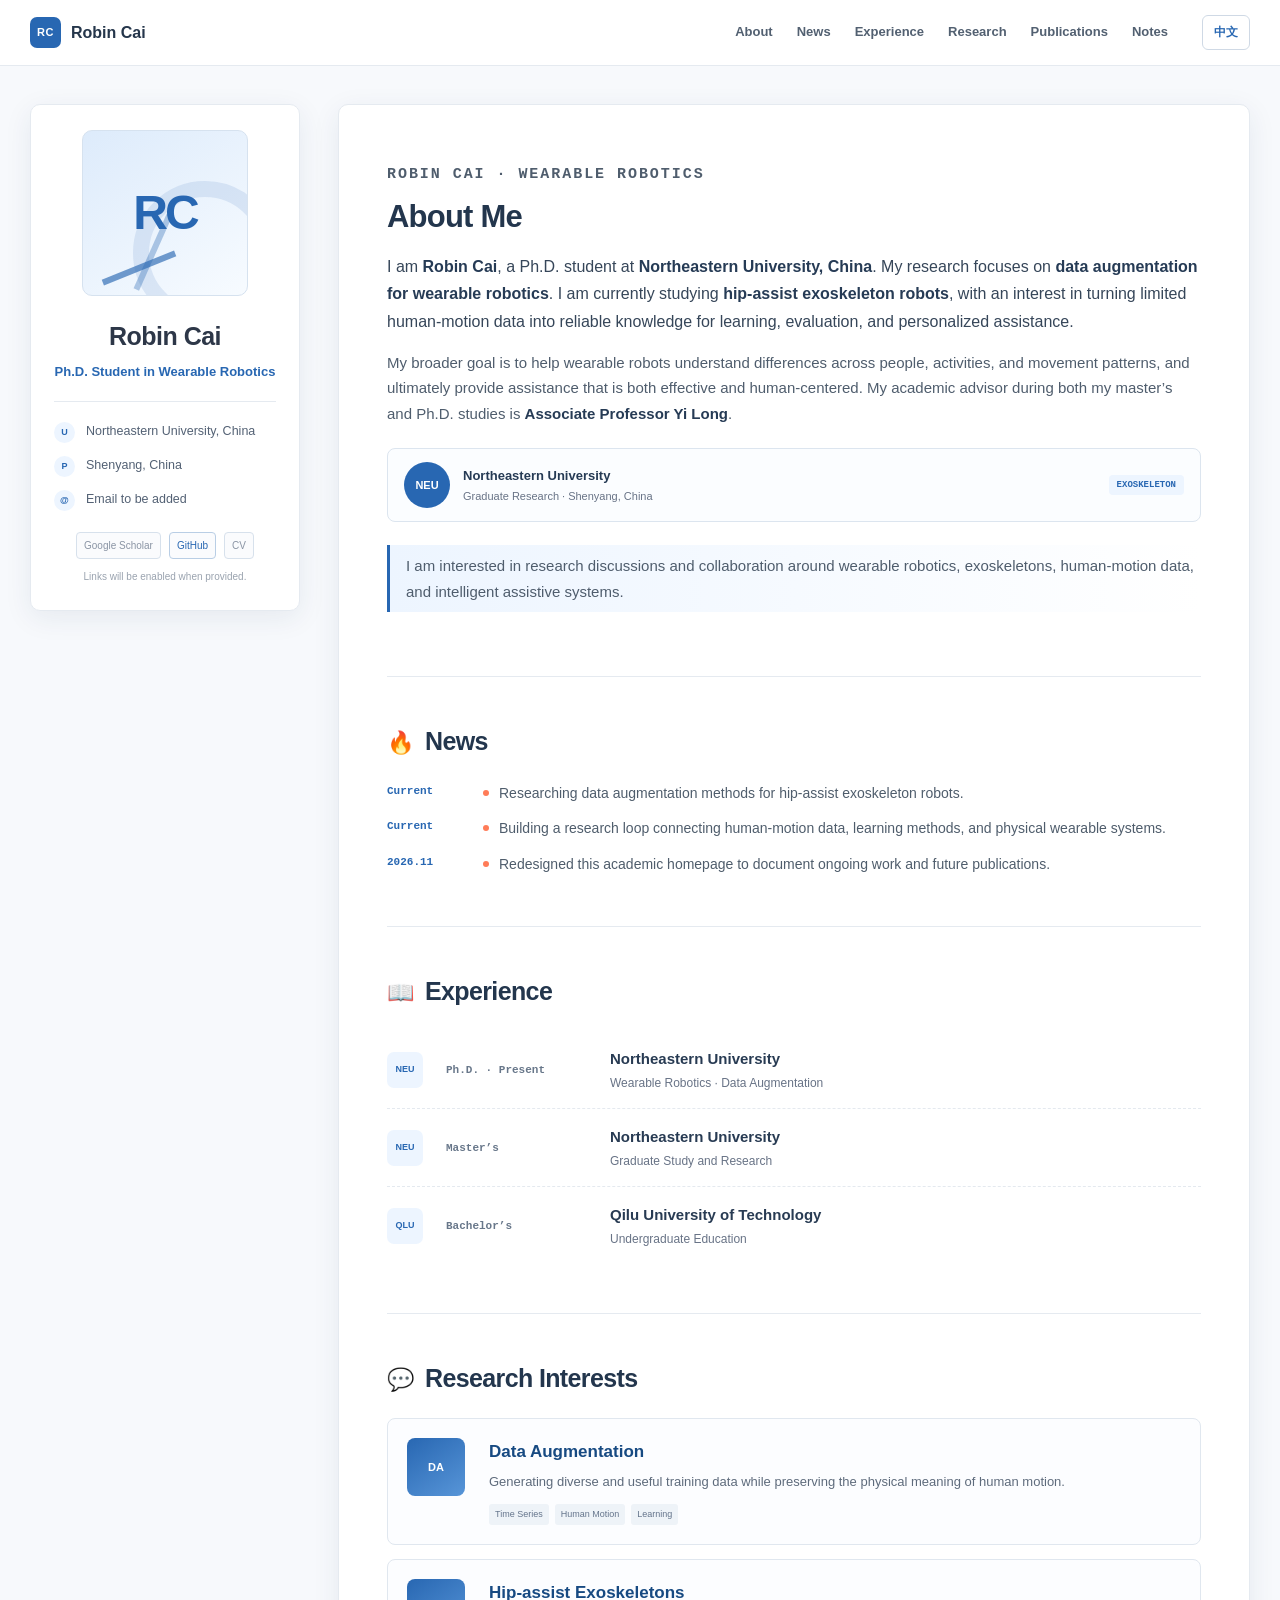
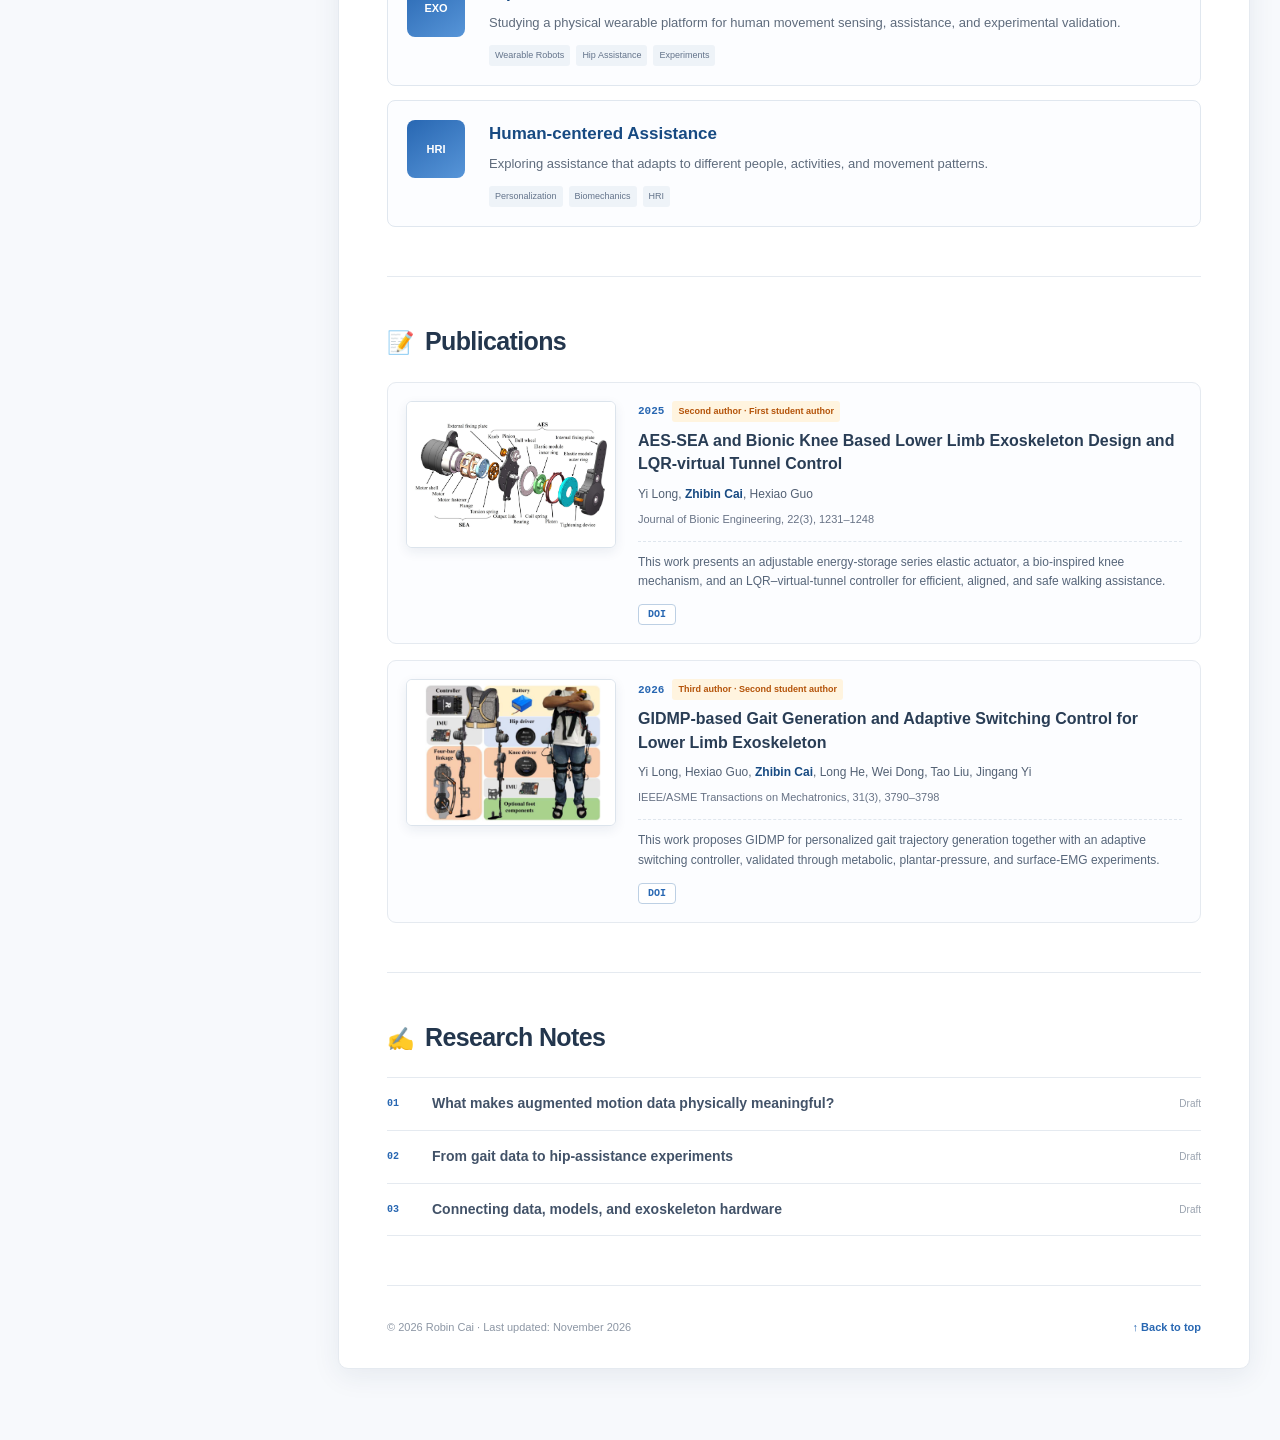
<file: index.html>
<!doctype html>
<html lang="en" data-lang="en">
<head>
  <meta charset="utf-8">
  <meta name="viewport" content="width=device-width, initial-scale=1">
  <meta name="description" content="Robin Cai — Ph.D. student working on data augmentation for wearable robotics and hip-assist exoskeletons.">
  <meta property="og:title" content="Robin Cai | Wearable Robotics">
  <meta property="og:description" content="Research in wearable robotics, data augmentation, and hip-assist exoskeletons.">
  <meta property="og:image" content="og.svg">
  <title>Robin Cai | Wearable Robotics</title>
  <link rel="stylesheet" href="styles.css?v=20261113-publications">
</head>
<body>
  <header class="topbar">
    <a class="brand" href="#about"><span class="brand-mark">RC</span><span>Robin Cai</span></a>
    <nav id="nav" aria-label="Page navigation"></nav>
    <button id="lang-switch" class="lang-switch" type="button">中文</button>
  </header>

  <main class="academic-shell">
    <aside class="profile-card">
      <div class="portrait" aria-label="Robin Cai profile placeholder"><span>RC</span><i></i><b></b></div>
      <h1>Robin Cai</h1>
      <p id="profile-role" class="profile-role"></p>
      <div class="profile-rule"></div>
      <ul id="profile-facts" class="profile-facts"></ul>
      <div id="profile-links" class="profile-links"></div>
      <p id="profile-hint" class="profile-hint"></p>
    </aside>

    <article class="academic-content">
      <section id="about" class="academic-section about-section"></section>
      <section id="news" class="academic-section"></section>
      <section id="experience" class="academic-section"></section>
      <section id="research" class="academic-section"></section>
      <section id="publications" class="academic-section"></section>
      <section id="notes" class="academic-section"></section>
      <footer id="footer" class="academic-footer"></footer>
    </article>
  </main>

  <script src="content.js?v=20261114-advisor-about"></script>
  <script src="script.js?v=20261113-publications"></script>
</body>
</html>
</file>
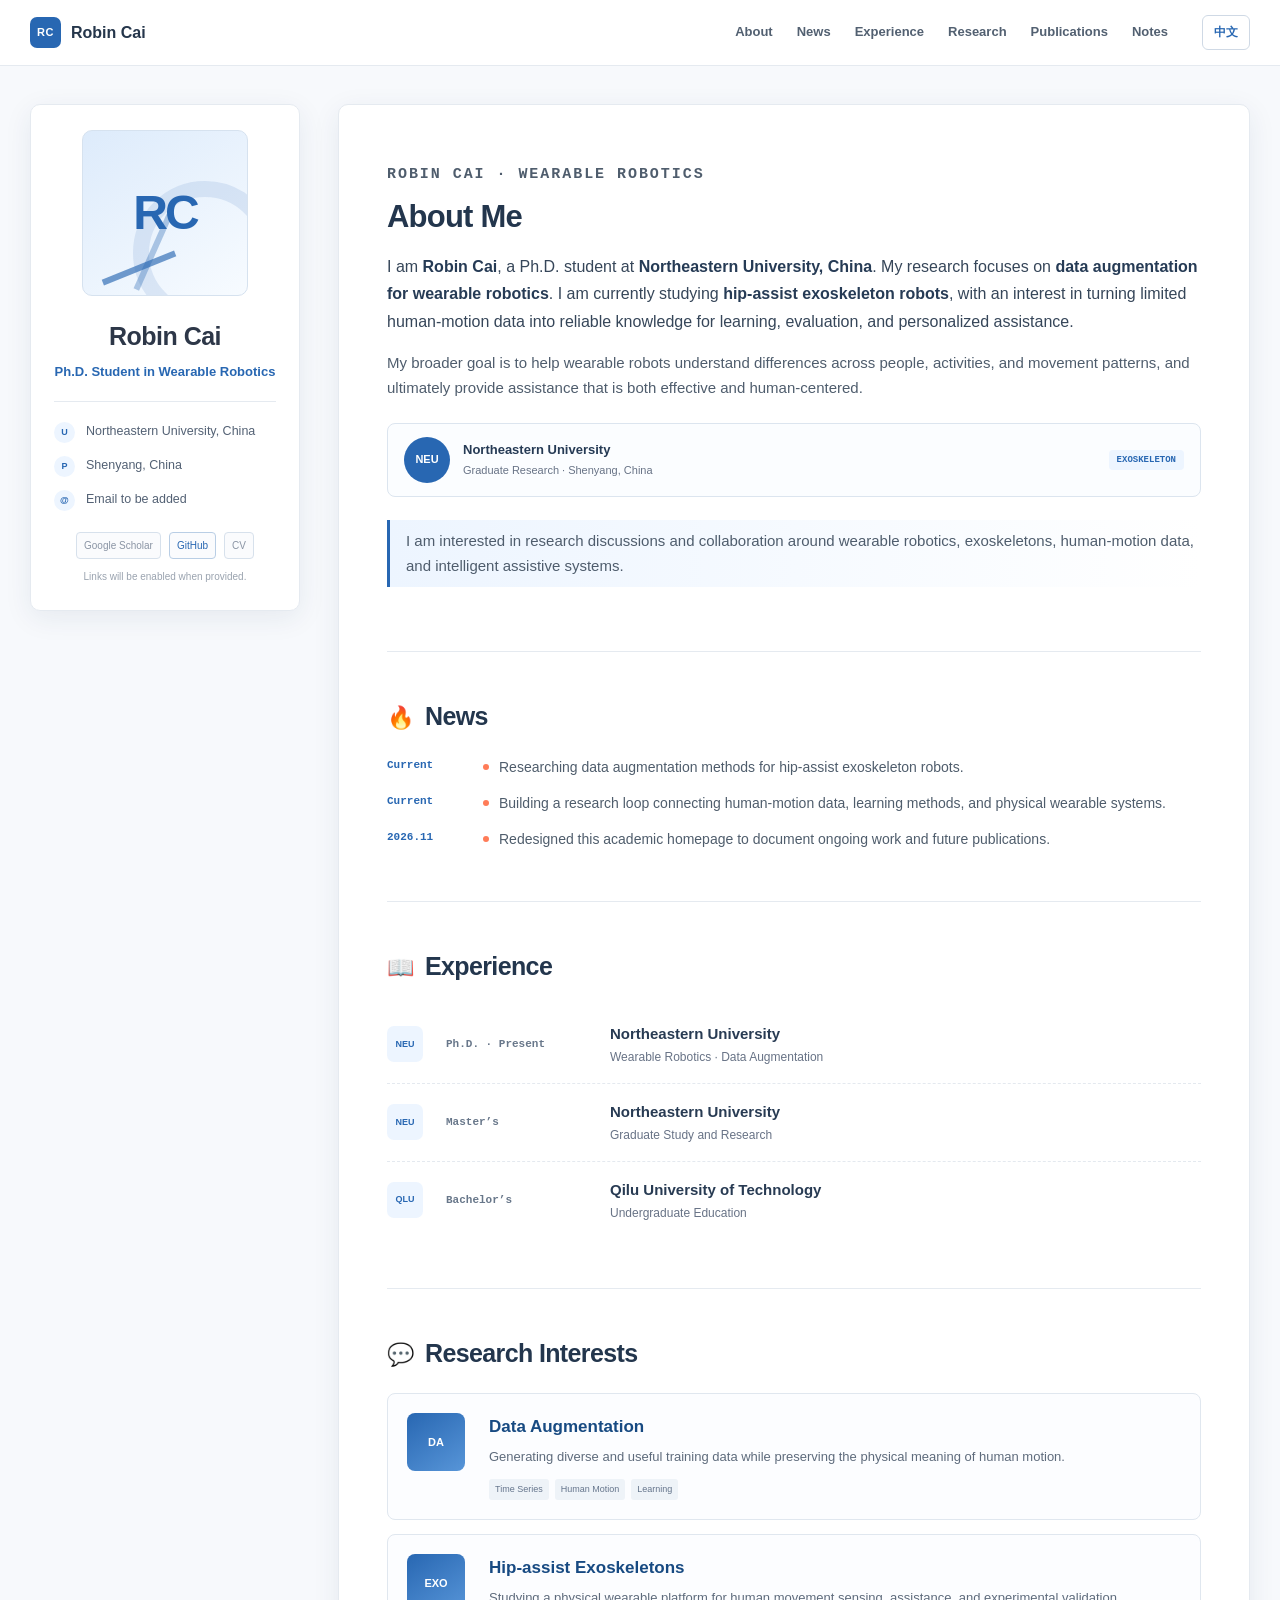
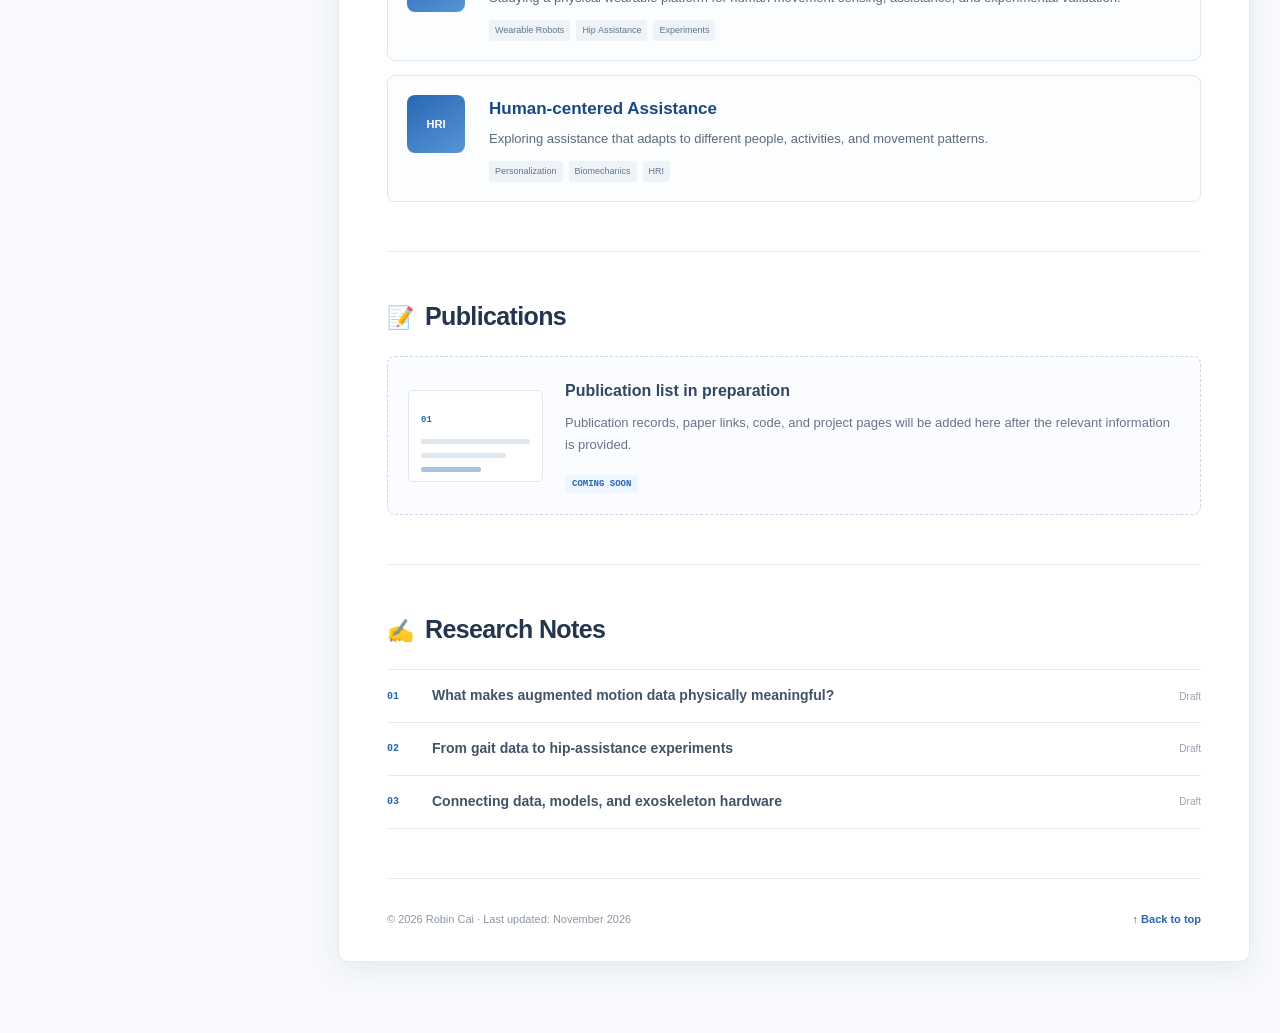
<file: site/index.html>
<!doctype html>
<html lang="en" data-lang="en">
<head>
  <meta charset="utf-8">
  <meta name="viewport" content="width=device-width, initial-scale=1">
  <meta name="description" content="Robin Cai — Ph.D. student working on data augmentation for wearable robotics and hip-assist exoskeletons.">
  <meta property="og:title" content="Robin Cai | Wearable Robotics">
  <meta property="og:description" content="Research in wearable robotics, data augmentation, and hip-assist exoskeletons.">
  <meta property="og:image" content="og.svg">
  <title>Robin Cai | Wearable Robotics</title>
  <link rel="stylesheet" href="styles.css">
</head>
<body>
  <header class="topbar">
    <a class="brand" href="#about"><span class="brand-mark">RC</span><span>Robin Cai</span></a>
    <nav id="nav" aria-label="Page navigation"></nav>
    <button id="lang-switch" class="lang-switch" type="button">中文</button>
  </header>

  <main class="academic-shell">
    <aside class="profile-card">
      <div class="portrait" aria-label="Robin Cai profile placeholder"><span>RC</span><i></i><b></b></div>
      <h1>Robin Cai</h1>
      <p id="profile-role" class="profile-role"></p>
      <div class="profile-rule"></div>
      <ul id="profile-facts" class="profile-facts"></ul>
      <div id="profile-links" class="profile-links"></div>
      <p id="profile-hint" class="profile-hint"></p>
    </aside>

    <article class="academic-content">
      <section id="about" class="academic-section about-section"></section>
      <section id="news" class="academic-section"></section>
      <section id="experience" class="academic-section"></section>
      <section id="research" class="academic-section"></section>
      <section id="publications" class="academic-section"></section>
      <section id="notes" class="academic-section"></section>
      <footer id="footer" class="academic-footer"></footer>
    </article>
  </main>

  <script src="content.js"></script>
  <script src="script.js"></script>
</body>
</html>
</file>
<file: styles.css>
:root{--blue:#2867b2;--blue-dark:#174a82;--blue-soft:#edf5ff;--text:#2d3748;--muted:#687386;--line:#e5eaf0;--paper:#fff;--bg:#f7f9fc;--shadow:0 7px 28px rgba(31,56,88,.08)}
*{box-sizing:border-box}html{scroll-behavior:smooth;scroll-padding-top:80px}body{margin:0;background:var(--bg);color:var(--text);font-family:Inter,"Noto Sans SC","Microsoft YaHei",Arial,sans-serif;line-height:1.7}a{color:inherit;text-decoration:none}button{font:inherit}::selection{background:#dbeafe;color:var(--blue-dark)}
.topbar{height:66px;padding:0 max(28px,calc((100vw - 1220px)/2));display:flex;align-items:center;gap:34px;position:sticky;top:0;z-index:30;background:rgba(255,255,255,.96);border-bottom:1px solid var(--line);backdrop-filter:blur(12px)}
.brand{display:flex;align-items:center;gap:10px;margin-right:auto;font-size:16px;font-weight:750;color:#25364b}.brand-mark{width:31px;height:31px;display:grid;place-items:center;border-radius:7px;background:var(--blue);color:white;font-size:11px;letter-spacing:.04em}.topbar nav{display:flex;gap:24px}.topbar nav a{font-size:13px;font-weight:600;color:#526071;transition:.2s}.topbar nav a:hover{color:var(--blue)}.lang-switch{border:1px solid #cfd9e5;background:white;color:var(--blue);border-radius:6px;padding:6px 11px;font-size:12px;font-weight:700;cursor:pointer}
.academic-shell{width:min(1220px,calc(100% - 42px));margin:38px auto 70px;display:grid;grid-template-columns:270px minmax(0,1fr);gap:38px;align-items:start}.profile-card{position:sticky;top:94px;background:var(--paper);border:1px solid var(--line);border-radius:10px;padding:25px 23px;box-shadow:var(--shadow);text-align:center}.portrait{width:166px;height:166px;margin:0 auto 19px;position:relative;overflow:hidden;border-radius:10px;background:linear-gradient(145deg,#ddebfb,#f7fbff);border:1px solid #d6e2ef;display:grid;place-items:center}.portrait:before{content:"";position:absolute;width:112px;height:112px;border:16px solid rgba(40,103,178,.12);border-radius:50%;bottom:-30px;right:-30px}.portrait span{font-size:48px;font-weight:800;letter-spacing:-.06em;color:var(--blue)}.portrait i,.portrait b{position:absolute;display:block;background:var(--blue)}.portrait i{width:78px;height:6px;bottom:24px;left:17px;transform:rotate(-22deg);opacity:.65}.portrait b{width:6px;height:82px;bottom:2px;left:67px;transform:rotate(24deg);opacity:.35}
.profile-card h1{margin:0;font-size:25px;letter-spacing:-.02em}.profile-role{margin:4px 0 0;color:var(--blue);font-size:13px;font-weight:650;line-height:1.5}.profile-rule{height:1px;background:var(--line);margin:20px 0}.profile-facts{list-style:none;margin:0;padding:0;text-align:left;display:grid;gap:13px}.profile-facts li{display:grid;grid-template-columns:24px 1fr;gap:8px;align-items:start;font-size:12.5px;color:#536174;line-height:1.5}.fact-icon{width:21px;height:21px;border-radius:50%;background:var(--blue-soft);display:grid;place-items:center;color:var(--blue);font-size:9px;font-weight:800}.profile-links{display:flex;justify-content:center;gap:8px;flex-wrap:wrap;margin-top:21px}.profile-links span,.profile-links a{border:1px solid #d7e1ec;border-radius:4px;padding:4px 7px;font-size:10px;color:#8a94a4;background:#fafbfd}.profile-links a{color:var(--blue);border-color:#b9cee5}.profile-hint{font-size:10px;color:#9aa3af;margin:9px 0 0}
.academic-content{background:var(--paper);border:1px solid var(--line);border-radius:10px;box-shadow:var(--shadow);padding:12px 48px 0;min-width:0}.academic-section{padding:49px 0;border-bottom:1px solid var(--line)}.academic-section h2{font-size:25px;line-height:1.2;margin:0 0 25px;color:#23364d;letter-spacing:-.025em}.section-emoji{display:inline-block;width:38px;font-size:22px}.kicker{font:700 10px Consolas,monospace;letter-spacing:.13em;color:var(--blue);margin:0 0 12px}.about-section h2{font-size:31px;margin-bottom:18px}.about-section>p{font-size:15px;margin:0 0 15px;color:#4f5d6d}.about-section .about-lead{font-size:16px;color:#364659}.about-section strong{color:#263b55}.collaborate{border-left:3px solid var(--blue);padding:8px 0 8px 16px;margin-top:23px!important;background:linear-gradient(90deg,var(--blue-soft),transparent)}
.affiliation-row{display:flex;align-items:center;gap:13px;border:1px solid #dce5ef;background:#fbfdff;border-radius:8px;padding:13px 16px;margin:22px 0}.institution-badge{width:46px;height:46px;display:grid;place-items:center;border-radius:50%;background:var(--blue);color:#fff;font-size:11px;font-weight:800}.affiliation-row div{display:flex;flex-direction:column}.affiliation-row strong{font-size:13px}.affiliation-row small{font-size:11px;color:var(--muted)}.research-chip{margin-left:auto;font:700 9px Consolas,monospace;color:var(--blue);background:var(--blue-soft);padding:5px 8px;border-radius:4px}
.news-list{display:grid;gap:12px}.news-item{display:grid;grid-template-columns:82px 1fr;gap:14px;align-items:start}.news-item time{font:700 11px Consolas,monospace;color:var(--blue);padding-top:3px}.news-item p{font-size:14px;margin:0;color:#4f5d6c}.news-item p:before{content:"";display:inline-block;width:6px;height:6px;border-radius:50%;background:#ff7c58;margin:0 10px 2px 0}.timeline{display:grid}.timeline-item{display:grid;grid-template-columns:45px 150px 1fr;gap:14px;align-items:center;padding:15px 0;border-bottom:1px dashed #e4e9ef}.timeline-item:last-child{border-bottom:0}.timeline-mark{width:36px;height:36px;border-radius:7px;background:var(--blue-soft);color:var(--blue);display:grid;place-items:center;font-size:9px;font-weight:800}.timeline-date{font:650 11px Consolas,monospace;color:#68778a}.timeline-item h3{font-size:15px;margin:0;color:#283b53}.timeline-item p{font-size:12px;margin:1px 0 0;color:var(--muted)}
.interest-grid{display:grid;gap:14px}.interest-card{display:grid;grid-template-columns:64px 1fr;gap:18px;border:1px solid #e0e7ef;border-radius:8px;padding:19px;background:#fcfdff;transition:.2s}.interest-card:hover{border-color:#b8cce4;transform:translateY(-1px);box-shadow:0 7px 20px rgba(40,103,178,.07)}.interest-icon{width:58px;height:58px;border-radius:8px;background:linear-gradient(145deg,var(--blue),#5795d8);display:grid;place-items:center;color:white;font-size:11px;font-weight:800}.interest-card h3{font-size:17px;margin:0 0 5px;color:var(--blue-dark)}.interest-card p{font-size:13px;margin:0;color:#5e6b7c;line-height:1.6}.tag-row{display:flex;gap:6px;flex-wrap:wrap;margin-top:11px}.tag-row span{font-size:9px;color:#64748b;background:#eef3f8;border-radius:3px;padding:3px 6px}
.empty-publications{display:grid;grid-template-columns:135px 1fr;gap:22px;align-items:center;border:1px dashed #cdd8e5;border-radius:8px;padding:20px;background:#fafcff}.paper-thumb{height:92px;background:white;border:1px solid #dfe6ee;border-radius:5px;padding:12px;position:relative}.paper-thumb span{font:700 9px Consolas,monospace;color:var(--blue)}.paper-thumb i{display:block;height:5px;background:#dfe7ef;margin-top:9px;border-radius:2px}.paper-thumb i:nth-of-type(2){width:78%}.paper-thumb i:nth-of-type(3){width:55%;background:#a8c3df}.empty-publications h3{font-size:16px;margin:0 0 7px;color:#34475e}.empty-publications p{font-size:13px;color:#687588;margin:0 0 11px}.status-pill{font:700 9px Consolas,monospace;background:var(--blue-soft);color:var(--blue);border-radius:3px;padding:4px 7px}.publication-list{display:grid;gap:16px}.publication{display:grid;grid-template-columns:210px 1fr;gap:22px;padding:18px;border:1px solid var(--line);border-radius:9px;background:#fcfdff}.publication-cover{display:flex;align-items:center;justify-content:center;align-self:start;min-height:145px;border:1px solid #dce4ec;border-radius:6px;overflow:hidden;background:#fff;box-shadow:0 4px 12px rgba(31,56,88,.08)}.publication-cover img{display:block;width:100%;height:145px;object-fit:contain;background:#fff}.publication-body{min-width:0}.publication-meta{display:flex;align-items:center;gap:8px;margin-bottom:7px}.publication-meta span{font:700 11px Consolas,monospace;color:var(--blue)}.publication-meta b{font-size:9px;color:#b45309;background:#fff4df;border-radius:3px;padding:3px 6px}.publication h3{font-size:16px;line-height:1.45;margin:0 0 8px;color:#293d55}.publication h3 a:hover{color:var(--blue)}.publication-authors{margin:0 0 6px;color:#536174;font-size:12px}.publication-authors strong{color:var(--blue-dark)}.publication small{display:block;color:var(--muted);font-size:11px}.publication-summary{margin:12px 0 0;padding-top:11px;border-top:1px dashed #dfe6ee;color:#566579;font-size:12px;line-height:1.65}.publication-links{display:flex;gap:8px;margin-top:12px}.publication-links a{font:700 10px Consolas,monospace;color:var(--blue);border:1px solid #bdd0e4;border-radius:4px;padding:4px 9px;background:#fff}.publication-links a:hover{color:#fff;background:var(--blue);border-color:var(--blue)}
.notes-list{border-top:1px solid var(--line)}.note-row{display:grid;grid-template-columns:45px 1fr 55px;align-items:center;border-bottom:1px solid var(--line);padding:14px 0}.note-row>span{font:700 10px Consolas,monospace;color:var(--blue)}.note-row h3{font-size:14px;font-weight:550;margin:0;color:#425268}.note-row h3 a:hover{color:var(--blue)}.note-row small{justify-self:end;color:#9aa3af;font-size:10px}.academic-footer{height:82px;display:flex;align-items:center;justify-content:space-between;font-size:11px;color:#8c96a4}.academic-footer a{color:var(--blue);font-weight:650}
@media(max-width:980px){.topbar nav{display:none}.academic-shell{grid-template-columns:1fr;max-width:790px}.profile-card{position:static;text-align:left;display:grid;grid-template-columns:130px 1fr;column-gap:22px}.portrait{width:130px;height:130px;grid-row:1/6;margin:0}.profile-rule,.profile-hint{display:none}.profile-facts{margin-top:12px}.profile-links{justify-content:flex-start;margin-top:13px}.academic-content{padding:8px 34px 0}}
@media(max-width:640px){.topbar{height:60px;padding:0 18px}.brand{font-size:14px}.academic-shell{width:calc(100% - 24px);margin:18px auto 35px;gap:16px}.profile-card{padding:17px;grid-template-columns:82px 1fr;gap:0 14px}.portrait{width:82px;height:82px;border-radius:8px}.portrait span{font-size:29px}.portrait i,.portrait b{display:none}.profile-card h1{font-size:21px}.profile-role{font-size:12px}.profile-facts{grid-column:1/3}.profile-links{grid-column:1/3}.academic-content{padding:0 20px}.academic-section{padding:37px 0}.academic-section h2{font-size:22px}.about-section h2{font-size:27px}.affiliation-row{align-items:flex-start}.research-chip{display:none}.news-item{grid-template-columns:68px 1fr}.timeline-item{grid-template-columns:38px 1fr;gap:9px 12px}.timeline-date{grid-column:2}.timeline-item>div:last-child{grid-column:2}.interest-card{grid-template-columns:1fr}.interest-icon{width:48px;height:48px}.empty-publications{grid-template-columns:1fr}.paper-thumb{display:none}.publication{grid-template-columns:1fr;gap:14px;padding:13px}.publication-cover{min-height:120px}.publication-cover img{height:150px}.publication h3{font-size:14px}.academic-footer{height:auto;padding:24px 0;gap:20px;align-items:flex-start;flex-direction:column}}
@media(prefers-reduced-motion:reduce){html{scroll-behavior:auto}*{transition:none!important}}
</file>
<file: site/styles.css>
:root{--blue:#2867b2;--blue-dark:#174a82;--blue-soft:#edf5ff;--text:#2d3748;--muted:#687386;--line:#e5eaf0;--paper:#fff;--bg:#f7f9fc;--shadow:0 7px 28px rgba(31,56,88,.08)}
*{box-sizing:border-box}html{scroll-behavior:smooth;scroll-padding-top:80px}body{margin:0;background:var(--bg);color:var(--text);font-family:Inter,"Noto Sans SC","Microsoft YaHei",Arial,sans-serif;line-height:1.7}a{color:inherit;text-decoration:none}button{font:inherit}::selection{background:#dbeafe;color:var(--blue-dark)}
.topbar{height:66px;padding:0 max(28px,calc((100vw - 1220px)/2));display:flex;align-items:center;gap:34px;position:sticky;top:0;z-index:30;background:rgba(255,255,255,.96);border-bottom:1px solid var(--line);backdrop-filter:blur(12px)}
.brand{display:flex;align-items:center;gap:10px;margin-right:auto;font-size:16px;font-weight:750;color:#25364b}.brand-mark{width:31px;height:31px;display:grid;place-items:center;border-radius:7px;background:var(--blue);color:white;font-size:11px;letter-spacing:.04em}.topbar nav{display:flex;gap:24px}.topbar nav a{font-size:13px;font-weight:600;color:#526071;transition:.2s}.topbar nav a:hover{color:var(--blue)}.lang-switch{border:1px solid #cfd9e5;background:white;color:var(--blue);border-radius:6px;padding:6px 11px;font-size:12px;font-weight:700;cursor:pointer}
.academic-shell{width:min(1220px,calc(100% - 42px));margin:38px auto 70px;display:grid;grid-template-columns:270px minmax(0,1fr);gap:38px;align-items:start}.profile-card{position:sticky;top:94px;background:var(--paper);border:1px solid var(--line);border-radius:10px;padding:25px 23px;box-shadow:var(--shadow);text-align:center}.portrait{width:166px;height:166px;margin:0 auto 19px;position:relative;overflow:hidden;border-radius:10px;background:linear-gradient(145deg,#ddebfb,#f7fbff);border:1px solid #d6e2ef;display:grid;place-items:center}.portrait:before{content:"";position:absolute;width:112px;height:112px;border:16px solid rgba(40,103,178,.12);border-radius:50%;bottom:-30px;right:-30px}.portrait span{font-size:48px;font-weight:800;letter-spacing:-.06em;color:var(--blue)}.portrait i,.portrait b{position:absolute;display:block;background:var(--blue)}.portrait i{width:78px;height:6px;bottom:24px;left:17px;transform:rotate(-22deg);opacity:.65}.portrait b{width:6px;height:82px;bottom:2px;left:67px;transform:rotate(24deg);opacity:.35}
.profile-card h1{margin:0;font-size:25px;letter-spacing:-.02em}.profile-role{margin:4px 0 0;color:var(--blue);font-size:13px;font-weight:650;line-height:1.5}.profile-rule{height:1px;background:var(--line);margin:20px 0}.profile-facts{list-style:none;margin:0;padding:0;text-align:left;display:grid;gap:13px}.profile-facts li{display:grid;grid-template-columns:24px 1fr;gap:8px;align-items:start;font-size:12.5px;color:#536174;line-height:1.5}.fact-icon{width:21px;height:21px;border-radius:50%;background:var(--blue-soft);display:grid;place-items:center;color:var(--blue);font-size:9px;font-weight:800}.profile-links{display:flex;justify-content:center;gap:8px;flex-wrap:wrap;margin-top:21px}.profile-links span,.profile-links a{border:1px solid #d7e1ec;border-radius:4px;padding:4px 7px;font-size:10px;color:#8a94a4;background:#fafbfd}.profile-links a{color:var(--blue);border-color:#b9cee5}.profile-hint{font-size:10px;color:#9aa3af;margin:9px 0 0}
.academic-content{background:var(--paper);border:1px solid var(--line);border-radius:10px;box-shadow:var(--shadow);padding:12px 48px 0;min-width:0}.academic-section{padding:49px 0;border-bottom:1px solid var(--line)}.academic-section h2{font-size:25px;line-height:1.2;margin:0 0 25px;color:#23364d;letter-spacing:-.025em}.section-emoji{display:inline-block;width:38px;font-size:22px}.kicker{font:700 10px Consolas,monospace;letter-spacing:.13em;color:var(--blue);margin:0 0 12px}.about-section h2{font-size:31px;margin-bottom:18px}.about-section>p{font-size:15px;margin:0 0 15px;color:#4f5d6d}.about-section .about-lead{font-size:16px;color:#364659}.about-section strong{color:#263b55}.collaborate{border-left:3px solid var(--blue);padding:8px 0 8px 16px;margin-top:23px!important;background:linear-gradient(90deg,var(--blue-soft),transparent)}
.affiliation-row{display:flex;align-items:center;gap:13px;border:1px solid #dce5ef;background:#fbfdff;border-radius:8px;padding:13px 16px;margin:22px 0}.institution-badge{width:46px;height:46px;display:grid;place-items:center;border-radius:50%;background:var(--blue);color:#fff;font-size:11px;font-weight:800}.affiliation-row div{display:flex;flex-direction:column}.affiliation-row strong{font-size:13px}.affiliation-row small{font-size:11px;color:var(--muted)}.research-chip{margin-left:auto;font:700 9px Consolas,monospace;color:var(--blue);background:var(--blue-soft);padding:5px 8px;border-radius:4px}
.news-list{display:grid;gap:12px}.news-item{display:grid;grid-template-columns:82px 1fr;gap:14px;align-items:start}.news-item time{font:700 11px Consolas,monospace;color:var(--blue);padding-top:3px}.news-item p{font-size:14px;margin:0;color:#4f5d6c}.news-item p:before{content:"";display:inline-block;width:6px;height:6px;border-radius:50%;background:#ff7c58;margin:0 10px 2px 0}.timeline{display:grid}.timeline-item{display:grid;grid-template-columns:45px 150px 1fr;gap:14px;align-items:center;padding:15px 0;border-bottom:1px dashed #e4e9ef}.timeline-item:last-child{border-bottom:0}.timeline-mark{width:36px;height:36px;border-radius:7px;background:var(--blue-soft);color:var(--blue);display:grid;place-items:center;font-size:9px;font-weight:800}.timeline-date{font:650 11px Consolas,monospace;color:#68778a}.timeline-item h3{font-size:15px;margin:0;color:#283b53}.timeline-item p{font-size:12px;margin:1px 0 0;color:var(--muted)}
.interest-grid{display:grid;gap:14px}.interest-card{display:grid;grid-template-columns:64px 1fr;gap:18px;border:1px solid #e0e7ef;border-radius:8px;padding:19px;background:#fcfdff;transition:.2s}.interest-card:hover{border-color:#b8cce4;transform:translateY(-1px);box-shadow:0 7px 20px rgba(40,103,178,.07)}.interest-icon{width:58px;height:58px;border-radius:8px;background:linear-gradient(145deg,var(--blue),#5795d8);display:grid;place-items:center;color:white;font-size:11px;font-weight:800}.interest-card h3{font-size:17px;margin:0 0 5px;color:var(--blue-dark)}.interest-card p{font-size:13px;margin:0;color:#5e6b7c;line-height:1.6}.tag-row{display:flex;gap:6px;flex-wrap:wrap;margin-top:11px}.tag-row span{font-size:9px;color:#64748b;background:#eef3f8;border-radius:3px;padding:3px 6px}
.empty-publications{display:grid;grid-template-columns:135px 1fr;gap:22px;align-items:center;border:1px dashed #cdd8e5;border-radius:8px;padding:20px;background:#fafcff}.paper-thumb{height:92px;background:white;border:1px solid #dfe6ee;border-radius:5px;padding:12px;position:relative}.paper-thumb span{font:700 9px Consolas,monospace;color:var(--blue)}.paper-thumb i{display:block;height:5px;background:#dfe7ef;margin-top:9px;border-radius:2px}.paper-thumb i:nth-of-type(2){width:78%}.paper-thumb i:nth-of-type(3){width:55%;background:#a8c3df}.empty-publications h3{font-size:16px;margin:0 0 7px;color:#34475e}.empty-publications p{font-size:13px;color:#687588;margin:0 0 11px}.status-pill{font:700 9px Consolas,monospace;background:var(--blue-soft);color:var(--blue);border-radius:3px;padding:4px 7px}.publication-list{display:grid;gap:14px}.publication{display:grid;grid-template-columns:60px 1fr;gap:18px;padding:17px;border:1px solid var(--line);border-radius:8px}.publication>span{font:700 12px Consolas,monospace;color:var(--blue)}.publication h3{font-size:15px;margin:0 0 4px}.publication h3 a:hover,.publication small a{color:var(--blue)}.publication p,.publication small{margin:0;color:var(--muted);font-size:12px}
.notes-list{border-top:1px solid var(--line)}.note-row{display:grid;grid-template-columns:45px 1fr 55px;align-items:center;border-bottom:1px solid var(--line);padding:14px 0}.note-row>span{font:700 10px Consolas,monospace;color:var(--blue)}.note-row h3{font-size:14px;font-weight:550;margin:0;color:#425268}.note-row h3 a:hover{color:var(--blue)}.note-row small{justify-self:end;color:#9aa3af;font-size:10px}.academic-footer{height:82px;display:flex;align-items:center;justify-content:space-between;font-size:11px;color:#8c96a4}.academic-footer a{color:var(--blue);font-weight:650}
@media(max-width:980px){.topbar nav{display:none}.academic-shell{grid-template-columns:1fr;max-width:790px}.profile-card{position:static;text-align:left;display:grid;grid-template-columns:130px 1fr;column-gap:22px}.portrait{width:130px;height:130px;grid-row:1/6;margin:0}.profile-rule,.profile-hint{display:none}.profile-facts{margin-top:12px}.profile-links{justify-content:flex-start;margin-top:13px}.academic-content{padding:8px 34px 0}}
@media(max-width:640px){.topbar{height:60px;padding:0 18px}.brand{font-size:14px}.academic-shell{width:calc(100% - 24px);margin:18px auto 35px;gap:16px}.profile-card{padding:17px;grid-template-columns:82px 1fr;gap:0 14px}.portrait{width:82px;height:82px;border-radius:8px}.portrait span{font-size:29px}.portrait i,.portrait b{display:none}.profile-card h1{font-size:21px}.profile-role{font-size:12px}.profile-facts{grid-column:1/3}.profile-links{grid-column:1/3}.academic-content{padding:0 20px}.academic-section{padding:37px 0}.academic-section h2{font-size:22px}.about-section h2{font-size:27px}.affiliation-row{align-items:flex-start}.research-chip{display:none}.news-item{grid-template-columns:68px 1fr}.timeline-item{grid-template-columns:38px 1fr;gap:9px 12px}.timeline-date{grid-column:2}.timeline-item>div:last-child{grid-column:2}.interest-card{grid-template-columns:1fr}.interest-icon{width:48px;height:48px}.empty-publications{grid-template-columns:1fr}.paper-thumb{display:none}.academic-footer{height:auto;padding:24px 0;gap:20px;align-items:flex-start;flex-direction:column}}
@media(prefers-reduced-motion:reduce){html{scroll-behavior:auto}*{transition:none!important}}
</file>
